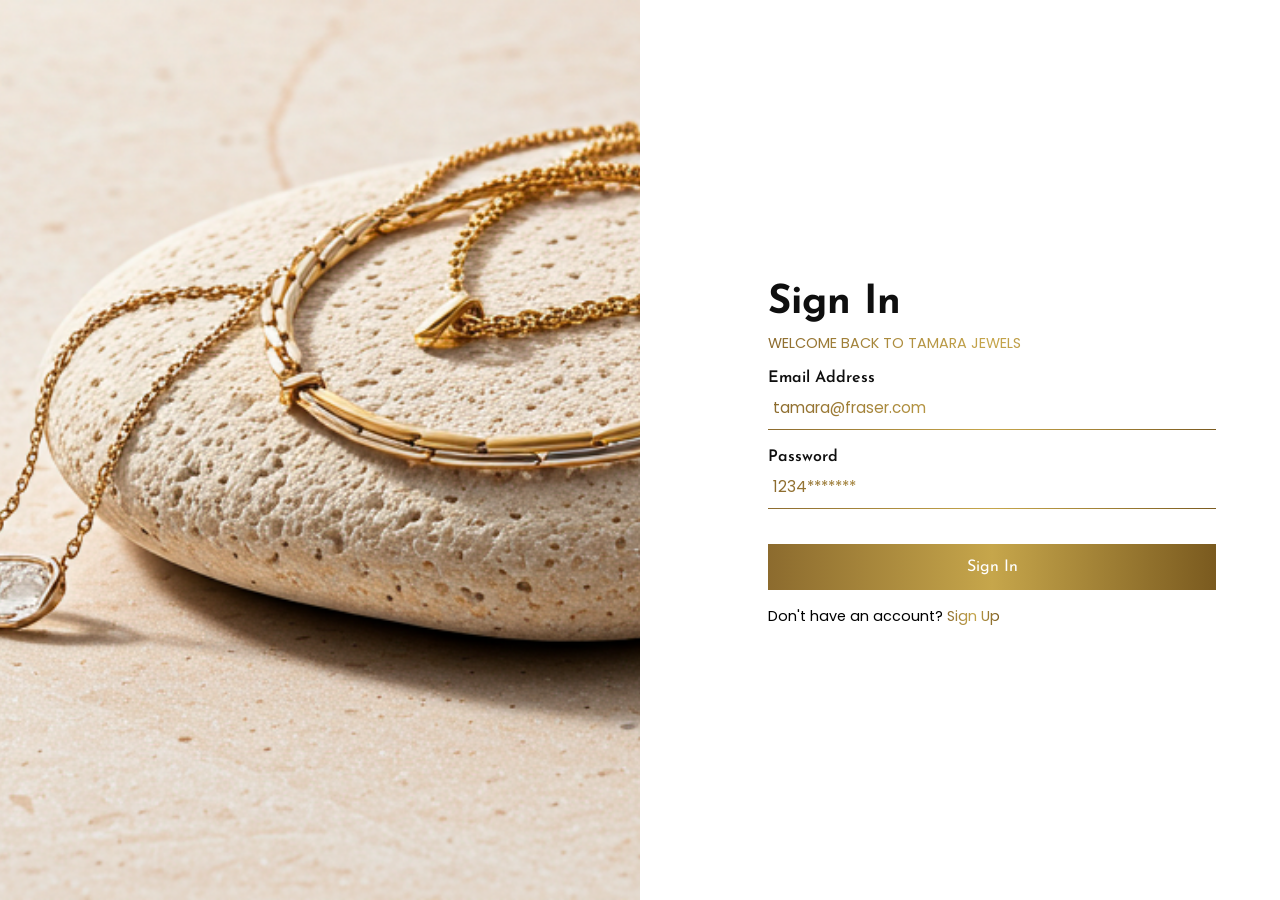
<file: login.html>
<!DOCTYPE html>
<html lang="en">

<head>
    <meta charset="UTF-8">
    <meta name="viewport" content="width=device-width, initial-scale=1.0">
    <!-- Favicon -->
    <link rel="icon" type="image/x-icon" href="./img/logo.jpeg">
    <!-- Link -->
    <link rel="stylesheet" href="./css/style.css">
    <link rel="stylesheet" href="./css/queries.css">
    <!-- Title -->
    <title>Tamara & Fraser Jewelleries || Login Page</title>
</head>

<body>
    <section class="auth">
        <!-- Authentication image -->
        <div class="auth-image">
            <img src="./img/sign-in.png" alt="Authentication Image">
        </div>
        <!-- Login Form -->
        <div class="login-form">
            <div class="form-title">
                <h1>Sign In</h1>
                <p class="gold-text">WELCOME BACK TO TAMARA JEWELS</p>
            </div>
            <form action="#" method="post" class="main-form">
                <div class="auth-input">
                    <label for="email">Email Address</label>
                    <input type="email" name="email" placeholder="tamara@fraser.com" required>
                </div>
                <div class="auth-input">
                    <label for="password">Password</label>
                    <input type="password" name="password" placeholder="1234*******" required>
                </div>
                <button type="submit" class="form-btn">Sign In</button>
            </form>
            <p>Don't have an account? <a href="signin.html">Sign Up</a></p>
        </div>
    </section>
</body>

</html>
</file>
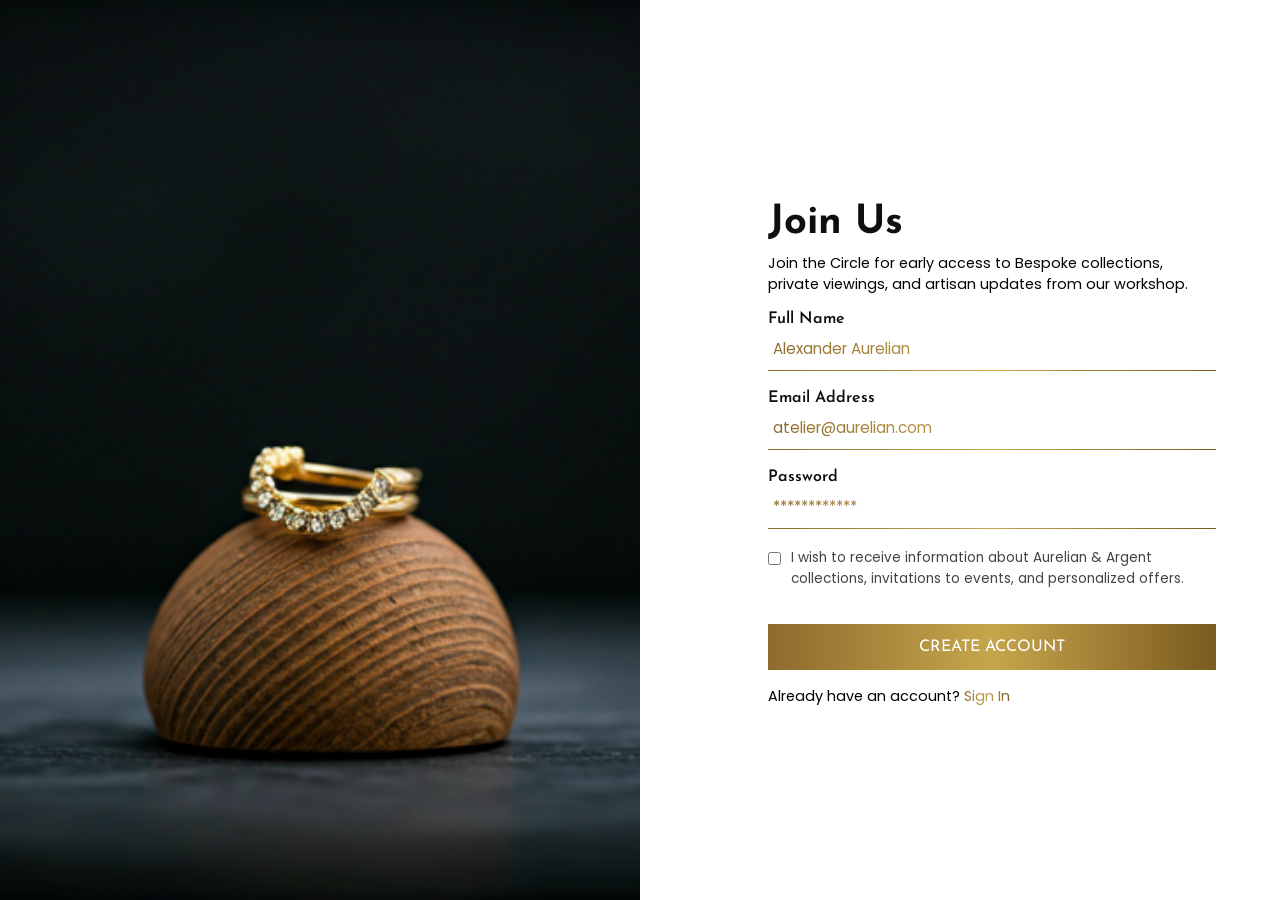
<file: signin.html>
<!DOCTYPE html>
<html lang="en">

<head>
    <meta charset="UTF-8">
    <meta name="viewport" content="width=device-width, initial-scale=1.0">
    <!-- Favicon -->
    <link rel="icon" type="image/x-icon" href="./img/logo.jpeg">
    <!-- Link -->
    <link rel="stylesheet" href="./css/style.css">
    <link rel="stylesheet" href="./css/queries.css">
    <!-- Title -->
    <title>Tamara & Fraser Jewelleries || Sign Up Page</title>
</head>

<body>
    <section class="auth">
        <div class="auth-image">
            <img src="./img/sign-up.png" alt="Authentication Image">
        </div>

        <div class="login-form">
            <div class="form-title">
                <h1 class="auth-heading">
                    Join Us
                </h1>

                <p>
                    Join the Circle for early access to Bespoke collections, private viewings,
                    and artisan updates from our workshop.
                </p>
            </div>

            <form action="#" method="post" class="main-form">

                <!-- FULL NAME -->
                <div class="auth-input">
                    <label for="name">Full Name</label>
                    <input type="text" name="name" placeholder="Alexander Aurelian" required>
                </div>

                <!-- EMAIL -->
                <div class="auth-input">
                    <label for="email">email address</label>
                    <input type="email" name="email" placeholder="atelier@aurelian.com" required>
                </div>

                <!-- PASSWORD -->
                <div class="auth-input">
                    <label for="password">password</label>
                    <input type="password" name="password" placeholder="************" required>
                </div>

                <!-- CHECKBOX -->
                <div class="auth-check">
                    <input type="checkbox" id="updates">
                    <label for="updates">
                        I wish to receive information about Aurelian & Argent collections,
                        invitations to events, and personalized offers.
                    </label>
                </div>

                <!-- BUTTON -->
                <button type="submit" class="form-btn">CREATE ACCOUNT</button>

            </form>

            <p>Already have an account? <a href="login.html">Sign In</a></p>
        </div>
    </section>

</body>

</html>
</file>
<file: css/style.css>
@import url('https://fonts.googleapis.com/css2?family=Cedarville+Cursive&family=Josefin+Sans:ital,wght@0,100..700;1,100..700&family=Poppins:ital,wght@0,100;0,200;0,300;0,400;0,500;0,600;0,700;0,800;0,900;1,100;1,200;1,300;1,400;1,500;1,600;1,700;1,800;1,900&display=swap');

:root {
    --black: #000;
    --white: #fff;
    --secondary-white: #FAF6F7;
    --gold-gradient: linear-gradient(to right, #BF953F, #FCF6BA, #B38728);
    --gold-gradient-dark: linear-gradient(to right, #8C6B2E, #C6A64B, #7A5A1F);
    --silver-gradient: linear-gradient(90deg,
            #c0c0c0,
            #e0e0e0,
            #a9a9a9,
            #f5f5f5);

    /* Fonts */
    --poppins: 'Poppins', serif;
    --cedarville-cursive: 'Cedarville Cursive', cursive;
    --josefin: 'Josefin Sans', sans-serif;
}

* {
    margin: 0;
    padding: 0;
    box-sizing: border-box;
}

html {
    scroll-behavior: smooth;
}

body {
    width: 100%;
    height: 100%;
    font-size: 16px;
    font-family: var(--poppins);
    background-color: var(--white);
    color: var(--black);
}

/* Utilities */

li,
a {
    text-decoration: none;
    list-style: none;
    color: none;
}

img {
    width: 100%;
}

button {
    border: none;
    outline: none;
    cursor: pointer;
    font-family: inherit;
}

input {
    font-family: inherit;
}

.container {
    width: 85%;
    max-width: 1200px;
    margin: 0 auto;
}

h1,
h2,
h3,
h4,
h5,
h6 {
    font-family: var(--cedarville-cursive);
}

.flex {
    display: flex;
    justify-content: space-between;
    align-items: center;
}

.section {
    padding: 5rem 0rem;
}

.gold-btn {
    background: var(--gold-gradient-dark);
    color: white;
    padding: 0.9rem 2rem;
    border: none;
    border-radius: 10px;
    font-family: var(--poppins);
    font-weight: 600;
    cursor: pointer;
}


/* Navbar */
nav {
    padding: 0.5rem 0rem;
    position: fixed;
    width: 100%;
    top: 0;
    left: 0;
    z-index: 1000;
    background: transparent;
    backdrop-filter: blur(10px);
    transition: all 0.4s ease;
}

.nav-container {
    display: flex;
    align-items: center;
    justify-content: space-between;
    position: relative;
}

.nav-logo {
    width: 90px;
    border-radius: 100px;
    border: 4px solid transparent;
    background:
        linear-gradient(white, white) padding-box,
        var(--gold-gradient) border-box;
    display: flex;
    justify-content: center;
    align-items: center;
}

.nav-logo img {
    width: 100%;
    border-radius: 100px;
}

/* Mobile-first: nav lists hidden by default */
.nav-list {
    display: none;
    gap: 2rem;
    list-style: none;
}

.nav-list-left,
.nav-list-right {
    width: auto;
}

.nav-list a {
    font-family: var(--josefin);
    font-weight: 900;
    font-size: 1.3rem;
    color: white;
    letter-spacing: 1.5px;
    text-decoration: none;
    display: block;
}

.nav-list a:hover {
    opacity: 0.8;
}

.shopping-cont {
    display: flex;
    gap: 2rem;
    align-items: center;
}

.shopping-cont a {
    font-size: 1.3rem;
    color: white;
    text-decoration: none;
}

.menu-toggle {
    display: block;
    font-size: 1.8rem;
    color: white;
    cursor: pointer;
    z-index: 1002;
    padding: 0.5rem;
}

/* Mobile Menu Styles */
.mobile-menu {
    position: fixed;
    top: 100%;
    left: 0;
    width: 100%;
    background: rgba(255, 255, 255, 0.98);
    backdrop-filter: blur(20px);
    transform: translateY(-100%);
    opacity: 0;
    visibility: hidden;
    transition: all 0.4s cubic-bezier(0.68, -0.55, 0.265, 1.55);
    z-index: 999;
    box-shadow: 0 10px 40px rgba(0, 0, 0, 0.1);
}

.mobile-menu.active {
    transform: translateY(0);
    opacity: 1;
    visibility: visible;
}

.mobile-nav-list {
    list-style: none;
    margin: 0;
    padding: 2rem 0;
    display: flex;
    flex-direction: column;
    gap: 1rem;
    text-align: center;
}

.mobile-nav-list li a {
    font-family: var(--josefin);
    font-weight: 900;
    font-size: 1rem;
    color: var(--gold-gradient-dark);
    letter-spacing: 1.5px;
    text-decoration: none;
    padding: 1rem 2rem;
    display: block;
    transition: all 0.3s ease;
}

.mobile-nav-list li a:hover {
    background: var(--gold-gradient);
    -webkit-background-clip: text;
    -webkit-text-fill-color: transparent;
    background-clip: text;
    transform: translateX(10px);
}

.mobile-shopping-cont {
    display: flex;
    justify-content: center;
    gap: 3rem;
    padding: 1.5rem 0;
    border-top: 1px solid rgba(0, 0, 0, 0.1);
}

.mobile-shopping-cont a {
    font-size: 1.2rem;
    color: var(--gold-gradient-dark);
    transition: all 0.3s ease;
}

.mobile-shopping-cont a:hover {
    transform: scale(1.2);
    color: var(--gold-gradient);
}

/* Scrolled navbar styles */
nav.scrolled {
    background: white;
    box-shadow: 0 4px 20px rgba(0, 0, 0, 0.1);
}

nav.scrolled .nav-list a {
    background: var(--gold-gradient-dark);
    -webkit-background-clip: text;
    -webkit-text-fill-color: transparent;
    background-clip: text;
}

nav.scrolled .menu-toggle {
    color: black;
}

nav.scrolled .shopping-cont a {
    color: black;
}

/* Header */
header {
    background:
        linear-gradient(rgba(0, 0, 0, 0.45), rgba(0, 0, 0, 0.45)),
        url('../img/header.webp');
    background-size: cover;
    background-position: center;
    background-repeat: no-repeat;
    height: 100vh;
    padding-top: 120px;
}


.header-container {
    padding-top: 140px;
}

.header-content {
    display: flex;
    flex-direction: column;
    gap: 1.5rem;
    width: 60%;
    background: rgba(255, 255, 255, 0.2);
    backdrop-filter: blur(10px);
    -webkit-backdrop-filter: blur(10px);

    padding: 1.5rem;
}

.header-content h1 {
    font-size: 3rem;
    font-weight: 900;
    font-family: var(--poppins);
    background: var(--gold-gradient);
    -webkit-background-clip: text;
    -webkit-text-fill-color: transparent;
    background-clip: text;
}

.header-content a {
    width: fit-content;
    background: var(--gold-gradient-dark);
    padding: 12px 24px;
    color: var(--white);
    font-family: var(--josefin);
}


/* Collection Section */
.collection-container {
    display: flex;
    flex-direction: column;
}

.collection-title h1 {
    font-size: 4rem;
    background: var(--gold-gradient-dark);
    -webkit-background-clip: text;
    -webkit-text-fill-color: transparent;
    background-clip: text;
    font-family: var(--josefin);
    text-align: center;
    padding-bottom: 5rem;
}

.collection-title h1 span {
    background: linear-gradient(90deg,
            #8e8e8e,
            #e5e5e5,
            #8e8e8e);
    background-size: 200% auto;
    -webkit-background-clip: text;
    -webkit-text-fill-color: transparent;
}

.collection-main {
    width: 100%;
    display: flex;
    justify-content: space-between;
    gap: 2rem;
}

.collection-cont {
    width: 47%;
    display: flex;
    flex-direction: column;
    gap: 1.5rem;
}

.extra-top {
    margin-top: 5rem;
}

.collection-desc {
    display: flex;
    flex-direction: column;
    gap: 1rem;
}

.collection-desc h1 {
    font-size: 2.5rem;
    font-family: var(--josefin);
}

.collection-desc p {
    font-size: 1rem;
    color: var(--black);
    line-height: 38px;
    width: 100%;
}

.collection-desc a {
    font-size: 1rem;
    background: var(--gold-gradient-dark);
    -webkit-background-clip: text;
    -webkit-text-fill-color: transparent;
    background-clip: text;
    font-weight: 500;
    display: flex;
    align-items: center;
    gap: 1rem;
}

.gold-text {
    font-size: 1.2rem;
    color: var(--gold-gradient-dark);
    background: var(--gold-gradient-dark);
    -webkit-background-clip: text;
    -webkit-text-fill-color: transparent;
    background-clip: text;
    text-transform: uppercase;
}

.silver-text {
    font-size: 1.2rem;
    background: linear-gradient(90deg,
            #8e8e8e,
            #e5e5e5,
            #8e8e8e);
    background-size: 200% auto;
    -webkit-background-clip: text;
    -webkit-text-fill-color: transparent;
    text-transform: uppercase;
}


/* Essential Section */
.essential {
    background-color: var(--secondary-white);
}

.essential-container {
    display: flex;
    flex-direction: column;
    gap: 3rem;
}

.essential-title {
    display: flex;
    justify-content: space-between;
    align-items: end;
}

.essential-title h1 {
    font-size: 3rem;
    background: var(--gold-gradient-dark);
    -webkit-background-clip: text;
    -webkit-text-fill-color: transparent;
    background-clip: text;
    font-family: var(--josefin);
    padding-bottom: 1rem;
}

.essential-title p {
    font-size: 1.5rem;
    font-family: var(--cedarville-cursive);
    color: var(--black);
    line-height: 38px;
}

.essential-btn a {
    position: relative;
    font-size: 1rem;
    background: var(--gold-gradient-dark);
    -webkit-background-clip: text;
    -webkit-text-fill-color: transparent;
    background-clip: text;

    font-weight: 500;
    display: flex;
    align-items: center;
    gap: 1rem;
}

.essential-btn a::after {
    content: "";
    position: absolute;
    left: 0;
    bottom: -4px;
    width: 100%;
    height: 2px;
    background: var(--gold-gradient);
}

.essential-cont {
    display: flex;
    justify-content: space-between;
    flex-wrap: wrap;
    gap: 2rem;
}

.essential-card {
    width: 23%;
    display: flex;
    flex-direction: column;
    gap: 1.5rem;
}

.essential-desc {
    display: flex;
    justify-content: space-between;
    align-items: start;
}

.essential-desc_title h3 {
    font-size: 1.3rem;
    font-family: var(--josefin);
}

.essential-desc_price h4 {
    font-family: var(--josefin);
}

/* Editor Section */
.editor-choice-container {
    position: relative;
    padding: 5rem 0rem;
}

.editor-choice-img {
    width: 50%;
}

.editor-choice_desc {
    width: 45%;
    display: flex;
    flex-direction: column;
    gap: 1.5rem;
    background: rgba(255, 255, 255, 0.2);
    backdrop-filter: blur(10px);
    -webkit-backdrop-filter: blur(10px);
    padding: 5rem;
    border-left: 8px solid;
    border-image: var(--gold-gradient-dark) 1;
    position: absolute;
    right: 10%;
    top: 50%;
    transform: translateY(-50%);
}

.editor-choice_desc h1 {
    font-size: 4rem;
    font-family: var(--josefin);
    line-height: 80px;
}

.editor-choice_desc p {
    font-size: 1rem;
    color: var(--black);
    line-height: 38px;
}

.editor-choice_desc a {
    position: relative;
    display: inline-block;
    padding: 12px 24px;
    font-weight: 500;
    text-decoration: none;
    background: var(--gold-gradient-dark);
    -webkit-background-clip: text;
    -webkit-text-fill-color: transparent;
    background-clip: text;
    transition: all 0.3s ease;
}

.editor-choice_desc a::before {
    content: "";
    position: absolute;
    inset: 0;
    border: 2px solid;
    border-image: var(--gold-gradient-dark) 1;
    border-radius: 6px;
    pointer-events: none;
}

.editor-choice_desc a:hover {
    -webkit-background-clip: unset;
    -webkit-text-fill-color: #fff;
    background-clip: unset;
    color: #fff;
}

/* Newsletter Section */
.newsletter {
    background-color: var(--secondary-white);
}

.newsletter-container {
    display: flex;
    flex-direction: column;
    gap: 2rem;
    align-items: center;
    text-align: center;
}

.newsletter-title h1 {
    font-size: 3rem;
    background: var(--gold-gradient-dark);
    -webkit-background-clip: text;
    -webkit-text-fill-color: transparent;
    background-clip: text;
    font-weight: 900;
}

.newsletter-form {
    width: 60%;
    display: flex;
    justify-content: space-between;
    padding: 1rem 2rem;
    border-radius: 12px;
    background: rgba(255, 255, 255, 0.1);
    backdrop-filter: blur(10px);
    -webkit-backdrop-filter: blur(10px);
    border-bottom: 2px solid;
    border-image: var(--gold-gradient) 1;
}


.newsletter-form input {
    width: 70%;
    padding: 12px 24px;
    background: transparent;
    border: none;
    outline: none;
}

.newsletter-form button {
    background: transparent;
    padding: 12px 24px;
    background: var(--gold-gradient-dark);
    -webkit-background-clip: text;
    -webkit-text-fill-color: transparent;
    background-clip: text;
    font-weight: 700;
}

/* footer */
footer {
    background: #0f0f0f;
    color: white;
    padding: 4rem 0;
}

.footer-container {
    display: flex;
    flex-direction: column;
    gap: 3rem;
}

.footer-links {
    display: flex;
    justify-content: space-between;
}

.footer-list-cont {
    display: flex;
    flex-direction: column;
    gap: 1rem;
}

.footer-list-cont h3 {
    font-size: 1.5rem;
    background: var(--gold-gradient);
    -webkit-background-clip: text;
    -webkit-text-fill-color: transparent;
    background-clip: text;
}

.footer-list {
    display: flex;
    flex-direction: column;
    gap: 1.2rem;
}

.footer-list a {
    color: var(--white);
    font-size: 1.1rem;
}

.footer-list a:hover {
    background: var(--gold-gradient);
    -webkit-background-clip: text;
    -webkit-text-fill-color: transparent;
    background-clip: text;
}

.footer-copyright {
    display: flex;
    justify-content: space-between;
    align-items: center;
}

.footer-copyright-text {
    font-family: var(--cedarville-cursive);
}

.footer-socials {
    display: flex;
    gap: 1.5rem;
}

.footer-socials a {
    color: var(--white);
    font-size: 1.5rem;
}


/* Other Pages */
/* About Page */
.about-header {
    background:
        linear-gradient(rgba(0, 0, 0, 0.45), rgba(0, 0, 0, 0.45)),
        url('../img/about-img.png');
    background-size: cover;
    background-position: center;
    background-repeat: no-repeat;
    height: 100vh;
    padding-top: 120px;
    height: 100vh;
    padding-top: 120px;
}

.about-briefing {
    display: flex;
    flex-direction: column;
    gap: 2rem;
    width: 45%;
}

.about-briefing h1 {
    font-size: 4.5rem;
    font-family: var(--josefin);
    font-weight: 700;
    line-height: 80px;
}

.about-briefing p {
    font-size: 1rem;
    color: var(--black);
    line-height: 38px;
}

.about-img {
    width: 45%;
    position: relative;
}

.quote-box {
    position: absolute;
    bottom: -30px;
    left: -20px;
    background: #f5f5f5;
    padding: 20px 25px;
    width: 50%;
    box-shadow: 0 10px 25px rgba(0, 0, 0, 0.1);
}

.quote-box::before {
    content: "";
    position: absolute;
    left: 0;
    top: 15px;
    width: 3px;
    height: 60%;
    background: linear-gradient(to bottom, #d4af37, #b8962e);
}

.quote-box p {
    font-style: italic;
    color: #555;
    line-height: 1.6;
    background: var(--gold-gradient-dark);
    -webkit-background-clip: text;
    -webkit-text-fill-color: transparent;
    background-clip: text;
}

/* Values Section */
.values {
    background-color: var(--secondary-white);
}

.values-briefing {
    display: flex;
    flex-direction: column;
    gap: 1.5rem;
    width: 45%;
    position: relative;
}

.values-title h1 {
    font-size: 3.5rem;
    font-family: var(--josefin);
    padding-top: 1rem;
    line-height: 72px;
}

.values-briefing p {
    font-size: 1rem;
    color: var(--black);
    line-height: 38px;
}

.values-img {
    width: 45%;
    position: relative;
}

.values-content {
    display: none;
    opacity: 0;
    position: absolute;
    transition: opacity 0.4s ease;
}

.values-content.active {
    display: block;
    opacity: 1;
    position: relative;
}

.values-toggle {
    position: absolute;
    top: 50%;
    right: -20px;
    transform: translateY(-50%);
    width: 45px;
    height: 45px;
    border: none;
    border-radius: 50%;
    background: linear-gradient(135deg, #d4af37, #b8962e);
    color: white;
    cursor: pointer;
    transition: 0.3s ease;
    box-shadow: 0 5px 15px rgba(0, 0, 0, 0.2);
}


.values-toggle:hover {
    transform: translateY(-50%) scale(1.1);
}

/* Inside Collection Section */
.inside-header {
    text-align: center;
    margin-bottom: 3rem;
}

.inside-header h2 {
    font-size: 2.5rem;
    font-family: var(--josefin);
}

.inside-header p {
    font-size: 0.7rem;
    letter-spacing: 3px;
    color: #999;
    margin-top: 10px;
}

.inside-grid {
    display: grid;
    grid-template-columns: 1fr 1fr 1fr;
    gap: 20px;
}

.inside-main {
    grid-column: 1 / 3;
    position: relative;
}

.inside-main img {
    width: 100%;
    display: block;
}

.inside-card {
    position: absolute;
    bottom: 20px;
    left: 20px;
    background: #eee;
    padding: 15px 20px;
    width: 40%;
    box-shadow: 0 10px 25px rgba(0, 0, 0, 0.1);
}

.inside-card h4 {
    margin-bottom: 5px;
    font-size: 1rem;
    font-family: var(--josefin);
}

.inside-card p {
    font-size: 0.85rem;
    line-height: 1.5;
}

.inside-side {
    grid-column: 3 / 4;
    background: #f4f4f4;
    padding: 40px 25px;
    display: flex;
    flex-direction: column;
    justify-content: center;
    gap: 1rem;
}

.inside-side .icon {
    color: #d4af37;
    font-size: 20px;
}

.inside-side h3 {
    font-size: 1.2rem;
    font-family: var(--josefin);
}

.inside-side p {
    font-size: 0.9rem;
    line-height: 1.6;
    color: #555;
}

.inside-small {
    grid-column: 1 / 2;
    height: 180px;
    overflow: hidden;
}

.inside-small img {
    width: 100%;
    height: 100%;
    object-fit: cover;
    display: block;
}

.inside-wide {
    grid-column: 2 / 4;
    position: relative;
    height: 180px;
    overflow: hidden;
}

.inside-wide img {
    width: 100%;
    height: 100%;
    object-fit: cover;
    display: block;
}

.inside-wide::after {
    content: "";
    position: absolute;
    inset: 0;
    background: rgba(0, 0, 0, 0.3);
}

.inside-wide h3 {
    position: absolute;
    right: 20px;
    bottom: 20px;
    color: #fff;
    font-family: var(--josefin);
    z-index: 2;
}

.inside-main img,
.inside-small img,
.inside-wide img {
    transition: transform 0.4s ease;
}

.inside-main:hover img,
.inside-small:hover img,
.inside-wide:hover img {
    transform: scale(1.05);
}

/* Feature Section */
.feature {
    background: #0f0f0f;
}

.feature-container {
    display: flex;
    flex-direction: column;
    gap: 2rem;
}

.feature-title {
    text-align: center;
    padding: 2rem;
    border-bottom: 1px solid #333;
}

.feature-title h1 {
    font-size: 4rem;
    color: var(--secondary-white);
    font-weight: 500;
    font-family: var(--josefin);
    text-align: center;
    padding: 2rem 0rem;
}

.feature-main {
    display: flex;
    justify-content: space-between;
    gap: 1rem;
}

.feature-cont {
    width: 30%;
}

.feature-cont h3 {
    font-size: 1.5rem;
    background: var(--gold-gradient-dark);
    -webkit-background-clip: text;
    -webkit-text-fill-color: transparent;
    background-clip: text;
    padding-bottom: 1rem;
}

.feature-cont p {
    font-size: 1rem;
    color: var(--secondary-white);
    line-height: 38px;
}

/* Join Section */
.join-container {
    display: flex;
    flex-direction: column;
    align-items: center;
    text-align: center;
    gap: 2rem;
}

.join-title h1 {
    font-size: 3.5rem;
    font-weight: 900;
}

.join-main {
    display: flex;
    gap: 2rem;
}

.join-btn {
    background: var(--gold-gradient-dark);
    color: #fff !important;
    padding: 16px 28px;
    width: 300px;
    border: none;
    font-family: var(--josefin);
    cursor: pointer;
}

.join-btn-outline {
    background: transparent;
    color: transparent;
    padding: 16px 28px;
    width: 300px;
    border: 1px solid;
    border-image: var(--gold-gradient-dark) 1;
    font-family: var(--josefin);
    cursor: pointer;
    transition: 0.3s ease;

    background-image: var(--gold-gradient-dark);
    -webkit-background-clip: text;
    -webkit-text-fill-color: transparent;
}

.join-btn-outline:hover {
    background: var(--gold-gradient-dark);
    color: #fff;
    -webkit-text-fill-color: #fff;
}


/* Contact Page */
.contact-section-container {
    display: flex;
    justify-content: space-between;
}

.contact-info {
    width: 50%;
    display: flex;
    flex-direction: column;
    gap: 1.5rem;
}

.contact-info-title h1 {
    font-size: 3rem;
    background: var(--gold-gradient-dark);
    -webkit-background-clip: text;
    -webkit-text-fill-color: transparent;
    background-clip: text;
    font-family: var(--josefin);
    padding-bottom: 1rem;
}

.contact-info-title p {
    font-size: 1.2rem;
    color: var(--black);
    line-height: 38px;
}

.contact-channel {
    display: flex;
    justify-content: space-between;
    row-gap: 3rem;
    flex-wrap: wrap;
    width: 100%;
}

.channel-cont {
    width: 47%;
    display: flex;
    align-items: center;
    gap: 1rem;
    padding: 20px;
    border-radius: 10px;
    border: 2px solid transparent;
    background: linear-gradient(white, white) padding-box,
        var(--gold-gradient-dark) border-box;
    cursor: pointer;
}

.channel-icon {
    background: var(--gold-gradient-dark);
    color: white;
    width: 50px;
    height: 50px;
    border: none;
    border-radius: 10px;
    display: flex;
    justify-content: center;
    align-items: center;
}

.channel-info {
    background: var(--gold-gradient-dark);
    -webkit-background-clip: text;
    -webkit-text-fill-color: transparent;
    background-clip: text;
}

.channel-info h3 {
    font-size: 1.2rem;
}

.contact-form {
    width: 45%;
    padding: 20px;
    border-radius: 10px;
    border: 3px solid transparent;
    background: linear-gradient(white, white) padding-box,
        var(--gold-gradient) border-box;
    cursor: pointer;
}

.contact-form h1 {
    font-size: 2rem;
    background: var(--gold-gradient-dark);
    -webkit-background-clip: text;
    -webkit-text-fill-color: transparent;
    background-clip: text;
    padding-bottom: 1rem;
}

.contact-form form {
    display: flex;
    flex-direction: column;
    gap: 2rem;
}

.contact-fields {
    display: flex;
    flex-direction: column;
    gap: 1rem;
}

.contact-fields label {
    font-size: 1.2rem;
    font-family: var(--josefin);
    background: var(--gold-gradient-dark);
    -webkit-background-clip: text;
    -webkit-text-fill-color: transparent;
    background-clip: text;
}

.contact-fields input,
.contact-fields textarea {
    padding: 12px 24px;
    border-radius: 5px;
    border: 2px solid transparent;
    background: linear-gradient(white, white) padding-box,
        var(--gold-gradient) border-box;
}

/* Privacy Policy Page */
.other-header {
    background: var(--gold-gradient-dark);
    height: 100vh;
    display: flex;
    justify-content: center;
    align-items: center;
}

.other-header h1 {
    font-size: 10rem;
    color: white;
    text-align: center;
    line-height: 1.2;
    letter-spacing: 2px;
    text-shadow: 0 4px 20px rgba(255, 255, 255, 0.4);
}

.added-page {
    display: flex;
    justify-content: center;
    align-items: center;
}

.privacy-container {
    display: flex;
    flex-direction: column;
    gap: 3rem;
}

.privacy-cont {
    display: flex;
    flex-direction: column;
    gap: 1.5rem;
}

.privacy-cont h2 {
    font-size: 3rem;
    background: var(--gold-gradient-dark);
    -webkit-background-clip: text;
    -webkit-text-fill-color: transparent;
    background-clip: text;
}

.privacy-cont p {
    font-size: 1.2rem;
    color: var(--black);
    line-height: 38px;
}

.privacy-cont ul {
    padding-left: 20px;
    list-style-type: disc;
}

.privacy-cont ul li {
    margin-bottom: 1.5rem;
}

/* Terms of Service Page */
.terms-container {
    display: flex;
    flex-direction: column;
    gap: 3rem;
}

.terms-cont {
    display: flex;
    flex-direction: column;
    gap: 1.5rem;
}

.terms-cont h2 {
    font-size: 3rem;
    background: var(--gold-gradient-dark);
    -webkit-background-clip: text;
    -webkit-text-fill-color: transparent;
    background-clip: text;
}

.terms-cont p {
    font-size: 1.2rem;
    color: var(--black);
    line-height: 38px;
}

/* Return Policy Page */
.return-container {
    display: flex;
    flex-direction: column;
    gap: 3rem;
}

.return-cont {
    display: flex;
    flex-direction: column;
    gap: 1.5rem;
}

.return-cont h2 {
    font-size: 3rem;
    background: var(--gold-gradient-dark);
    -webkit-background-clip: text;
    -webkit-text-fill-color: transparent;
    background-clip: text;
}

.return-cont p {
    font-size: 1.2rem;
    color: var(--black);
    line-height: 38px;
}

.return-cont ul {
    padding-left: 20px;
    list-style-type: disc;
}

.return-cont ul li {
    margin-bottom: 1.5rem;
}

/* Faq Page */
.faq-item {
    border-bottom: 1px solid #ddd;
}

.faq-question {
    width: 100%;
    background: none;
    border: none;
    outline: none;
    text-align: left;
    font-size: 1.2rem;
    font-weight: 600;
    padding: 1.5rem 0;
    cursor: pointer;
    display: flex;
    justify-content: space-between;
    align-items: center;
}

.faq-answer {
    max-height: 0;
    overflow: hidden;
    transition: max-height 0.4s ease;
}

.faq-answer p {
    padding-bottom: 1rem;
    color: #555;
    line-height: 1.6;
}

.faq-container h1 {
    font-size: 3rem;
    background: var(--gold-gradient-dark);
    -webkit-background-clip: text;
    -webkit-text-fill-color: transparent;
    background-clip: text;
}

/* Gold Page */
.gold-header {
    height: 80vh;
    display: flex;
    justify-content: center;
    align-items: center;
    text-align: center;

    background: radial-gradient(circle at center, rgba(191, 149, 63, 0.25), transparent 60%),
        linear-gradient(to bottom, #000000, #0a0a0a);
}

.gold-header h1 {
    font-size: 8rem;
    color: white;
    text-align: center;
    line-height: 1.2;
    letter-spacing: 2px;
    text-shadow: 0 4px 20px rgba(255, 255, 255, 0.4);
}

.jewel-container {
    display: flex;
    justify-content: space-evenly;
    gap: 2rem;
    row-gap: 4rem;
    flex-wrap: wrap;
}

.jewel-card {
    width: 30%;
}

.jewel-card_img {
    padding-bottom: 1.2rem;
}

.jewel-card_desc {
    display: flex;
    flex-direction: column;
    gap: 1.2rem;
}

.jewel-card_desc h3 {
    font-size: 1.5rem;
}

.jewel-card_desc a {
    font-size: 1rem;
    background: var(--gold-gradient-dark);
    -webkit-background-clip: text;
    -webkit-text-fill-color: transparent;
    background-clip: text;
    font-weight: 500;
}

/* Product Detail Page */
.product-detail-wrapper {
    display: flex;
    gap: 3rem;
    align-items: center;
}

.product-image-section {
    width: 50%;
}

.main-image img {
    width: 100%;
    border-radius: 6px;
}

.thumbnails {
    display: flex;
    gap: 10px;
    margin-top: 15px;
}

.thumbnails img {
    width: 70px;
    height: 70px;
    object-fit: cover;
    cursor: pointer;
    border: 2px solid transparent;
    transition: 0.3s ease;
    border-radius: 5px;
}

.thumbnails img:hover {
    border: 2px solid #d4af37;
    transform: scale(1.05);
}

.thumbnails img.active {
    border: 2px solid #d4af37;
}


.product-info {
    width: 50%;
}

.product-info h1 {
    font-family: var(--josefin);
    font-size: 2.5rem;
}

.product-info .price {
    font-size: 1.5rem;
    margin: 1rem 0;
}

.product-info .desc {
    line-height: 1.8;
    margin-bottom: 2rem;
}

.product-detail_header {
    background: var(--gold-gradient-dark);
    height: 20vh;
    display: flex;
    justify-content: center;
    align-items: center;
}

/* Auth */
.auth {
    height: 100vh;
    display: flex;
    justify-content: space-between;
    width: 100%;
    overflow: hidden;
}

.auth-image {
    width: 50%;
}

.auth-image img {
    width: 100%;
    height: 100%;
    object-fit: cover;
}

.login-form {
    width: 45%;
    display: flex;
    flex-direction: column;
    justify-content: center;
    padding: 3rem 4rem;
    gap: 1rem;
}

.form-title h1 {
    font-family: var(--josefin);
    font-weight: 700;
    font-size: 2.5rem;
    color: #0f0f0f;
    line-height: 60px;
}

.main-form {
    display: flex;
    flex-direction: column;
    gap: 1.2rem;
    width: 100%;
}

.auth-input {
    width: 100%;
    display: flex;
    flex-direction: column;
    /* gap: 0.5rem; */
}

.auth-input label {
    font-weight: 600;
    font-family: var(--josefin);
    text-transform: capitalize;
    color: #0f0f0f;
}

/* INPUT STYLING */
.auth-input input {
    border: none;
    border-bottom: 1px solid;
    border-image: var(--gold-gradient-dark) 1;
    padding: 10px 5px;
    outline: none;
    background: transparent;
    font-size: 0.95rem;
}

/* GOLD PLACEHOLDER */
.auth-input input::placeholder {
    background: var(--gold-gradient-dark);
    -webkit-background-clip: text;
    -webkit-text-fill-color: transparent;
    background-clip: text;
    opacity: 1;
}

/* FOCUS EFFECT */
.auth-input input:focus {
    border-bottom: 2px solid;
    border-image: var(--gold-gradient-dark) 1;
}

/* BUTTON */
.form-btn {
    margin-top: 1rem;
    padding: 15px;
    border: none;
    cursor: pointer;
    font-family: var(--josefin);
    font-size: 1rem;

    background: var(--gold-gradient-dark);
    color: #fff;

    transition: 0.3s ease;
}

.form-btn:hover {
    transform: translateY(-2px);
    opacity: 0.9;
}

/* LINK */
.login-form p {
    font-size: 0.9rem;
}

.login-form a {
    background: var(--gold-gradient-dark);
    -webkit-background-clip: text;
    -webkit-text-fill-color: transparent;
    text-decoration: none;
}

.auth-check {
    display: flex;
    align-items: flex-start;
    gap: 10px;
    font-size: 0.85rem;
    line-height: 1.5;
}

.auth-check input {
    margin-top: 4px;
    accent-color: #c6a64b;
    /* gold tone */
    cursor: pointer;
}

.auth-check label {
    color: #444;
}
</file>
<file: css/queries.css>
@media (max-width: 900px) {
    .inside-grid {
        grid-template-columns: 1fr;
    }

    .inside-main,
    .inside-side,
    .inside-small,
    .inside-wide {
        grid-column: auto;
    }

    .inside-card {
        width: 80%;
    }
}

/* Tablet Styles */
@media (min-width: 768px) {
    .menu-toggle {
        display: none;
    }

    .mobile-menu {
        display: none;
    }

    .nav-list {
        display: flex;
    }

    .nav-logo {
        position: static;
        transform: none;
        margin: 0rem 4rem;
    }

    .nav-container {
        justify-content: space-between;
    }
}

/* Desktop Styles */
@media (min-width: 1024px) {
    .nav-list {
        width: 50%;
        gap: 2rem;
    }

    .nav-list a {
        font-size: 1.3rem;
    }

    .shopping-cont {
        gap: 2rem;
    }

    .shopping-cont a {
        font-size: 1.3rem;
    }
}

/* Large Desktop */
@media (min-width: 1200px) {
    .nav-logo {
        width: 140px;
    }
}

/* Tablet Below */
@media (max-width: 767px) {

    /* Gold Header */
    .gold-header h1 {
        font-size: 3rem;
    }

    .flex {
        flex-direction: column;
    }

    /* HomePage */
    header {
        height: auto;
    }

    .header-container {
        padding-top: 100px;
    }

    .header-content {
        width: 100%;
    }

    .header-content h1 {
        font-size: 2rem;
    }

    .header-content h1 br {
        display: none;
    }

    /* collection Section */
    .collection-title h1 {
        font-size: 2rem;
        padding-bottom: 2rem;
    }

    .extra-top {
        margin-top: 0rem;
    }

    .collection-cont {
        width: 100%;
    }

    .collection-main {
        flex-direction: column;
    }

    .collection-desc h1 {
        font-size: 2rem;
    }

    /* Essential Section */
    .essential-title {
        flex-direction: column;
        gap: 1rem;
        align-items: start;
        width: 100%;
    }

    .essential-title h1 {
        font-size: 2rem;
    }

    .essential-card {
        width: 100%;
    }

    /* Editor Section */
    .editor-choice-container {
        padding: 0rem;
        gap: 2rem;
    }

    .editor-choice-img {
        width: 100%;
    }

    .editor-choice_desc {
        width: 100%;
        position: relative;
        transform: none;
        padding: 1.5rem;
        right: 0;
        gap: 1rem;
    }

    .editor-choice_desc h1 {
        font-size: 2rem;
        line-height: 40px;
    }

    .editor-choice_desc h1 br {
        display: none;
    }

    /* Newsletter Section */
    .newsletter-title h1 {
        font-size: 2rem;
    }

    .newsletter-form {
        width: 100%;
        flex-direction: column;
        align-items: center;
    }

    .newsletter-form input {
        width: 100%;
        text-align: center;
    }

    .newsletter-form button {
        width: 100%;
    }

    /* footer */
    .footer-links {
        flex-direction: column;
        gap: 3rem;
    }

    .footer-list a {
        font-size: 1rem;
    }

    .footer-copyright {
        flex-direction: column;
        text-align: center;
        gap: 1rem;
    }

    /* About Page */
    .about-container {
        gap: 2rem;
    }

    .about-briefing {
        width: 100%;
        gap: 0rem;
    }

    .about-briefing h1 {
        font-size: 2.5rem;
    }

    .about-img {
        width: 100%;
    }

    .quote-box {
        width: 70%;
    }

    /* Values Section */
    .values-container {
        gap: 2rem;
    }

    .values-title h1 {
        padding-top: 0rem;
        font-size: 2.5rem;
    }

    .values-img {
        width: 100%;
    }

    .values-briefing {
        width: 100%;
    }

    /* Features Section */
    .feature-title h1 {
        font-size: 2rem;
    }

    .feature-main {
        flex-direction: column;
        align-items: center;
        text-align: center;
    }

    .feature-cont {
        width: 100%;
    }

    .feature-cont h3 {
        padding-bottom: 0rem;
    }

    /* join section */
    .join-container {
        gap: 1rem;
    }

    .join-title h1 {
        font-size: 2rem;
    }

    .join-main {
        flex-direction: column;
        gap: 3rem;
    }

    /* Jewel Card */
    .jewel-container {
        gap: 2rem;
    }

    .jewel-card {
        width: 100%;
    }

    /* Product Detail Page */
    .product-detail-wrapper {
        flex-direction: column;
        align-items: start;
    }

    .product-image-section {
        width: 100%;
    }

    .thumbnails {
        justify-content: space-between;
    }

    .product-info {
        width: 100%;
    }

    .product-info h1 {
        font-size: 1.5rem;
    }

    .product-info .price {
        font-size: 1rem;
    }


    /* Contact Us Page */
    .contact-section-container {
        flex-direction: column;
        gap: 3rem;
    }

    .contact-info-title h1 {
        font-size: 2.5rem;
    }

    .contact-info-title p {
        text-align: justify;
    }

    .contact-info {
        width: 100%;
    }

    .channel-cont {
        width: 100%;
    }

    .contact-form {
        width: 100%;
    }

    /* Terms Page */
    .terms-container {
        gap: 2rem;
    }

    .terms-cont {
        gap: 0rem;
    }

    .terms-cont h2 {
        font-size: 2rem;
    }

    .terms-cont p {
        font-size: 1rem;
    }

    /* Privacy Page */
    .privacy-container {
        gap: 2rem;
    }

    .privacy-cont {
        gap: 0rem;
    }

    .privacy-cont h2 {
        font-size: 2rem;
    }

    .privacy-cont p {
        font-size: 1rem;
    }

    /* Return Page */
    .return-container {
        gap: 2rem;
    }

    .return-cont {
        gap: 0rem;
    }

    .return-cont h2 {
        font-size: 2rem;
    }

    .return-cont p {
        font-size: 1rem;
    }

    /* Faq Page */
    .faq-container h1 {
        font-size: 2rem;
    }

    .faq-question {
        font-size: 1rem;
        font-weight: 500;
    }

}
</file>
